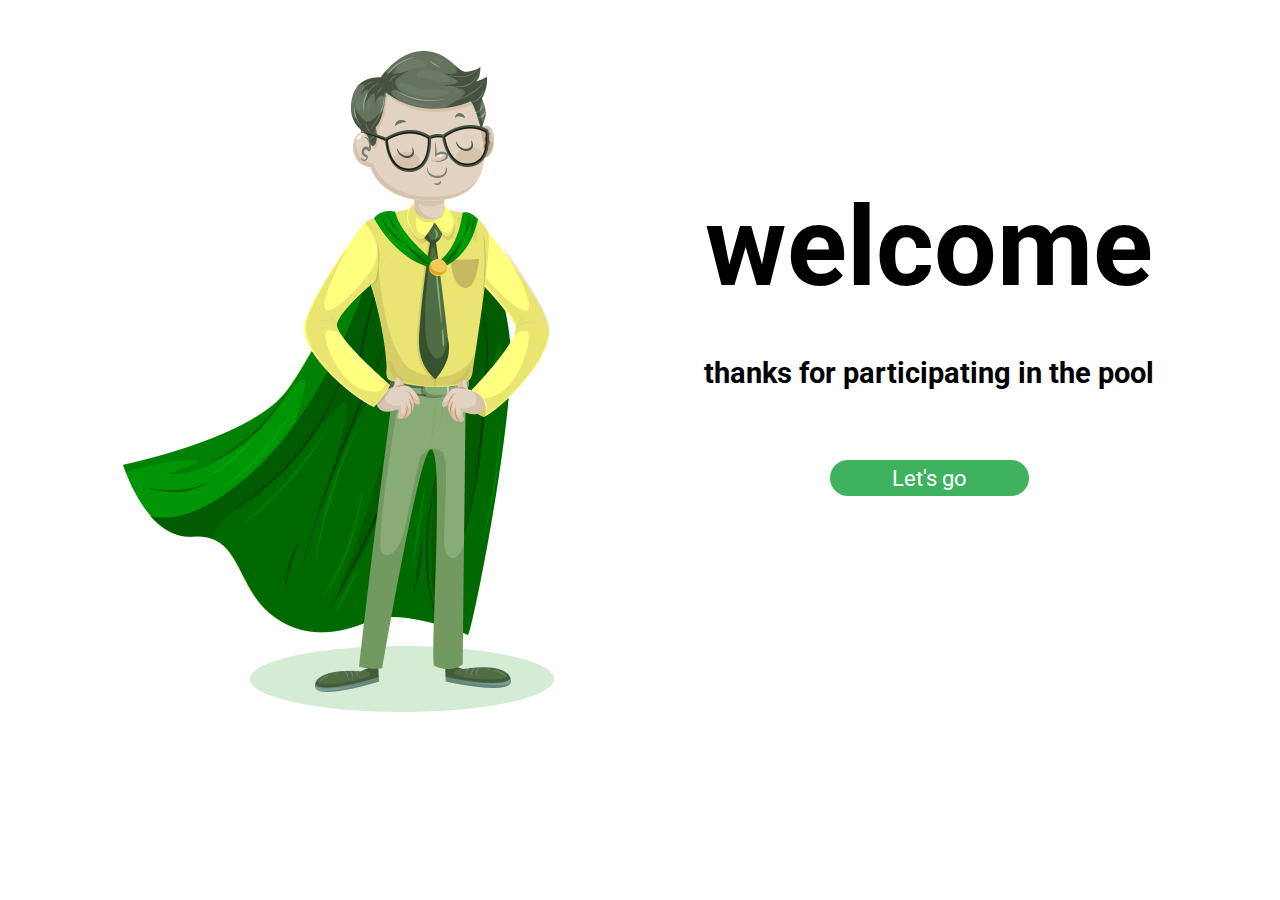
<file: html/index.html>
<!DOCTYPE html>
<html lang="pt-BR">
<head>
    <meta charset="UTF-8">
    <meta http-equiv="X-UA-Compatible" content="IE=edge">
    <meta name="viewport" content="width=device-width, initial-scale=1.0">
    <title>Survey</title>
    <link rel="stylesheet" type="text/css" href="../css/index.css" media="screen" />
</head>
<body>
    <div class="container">
        <div class="containerHome1"><img src="../img/zero.jpg" class="imgResp"></div>
        <div class="containerHome2">
            <h1 id="title">welcome</h1>
            <h3 id="subtitle">thanks for participating in the pool</h3>
            <a href="./startSurvey.html"><button id="button1">Let's go</button></a>
        </div>
    </div>
</body>
</html>
</file>
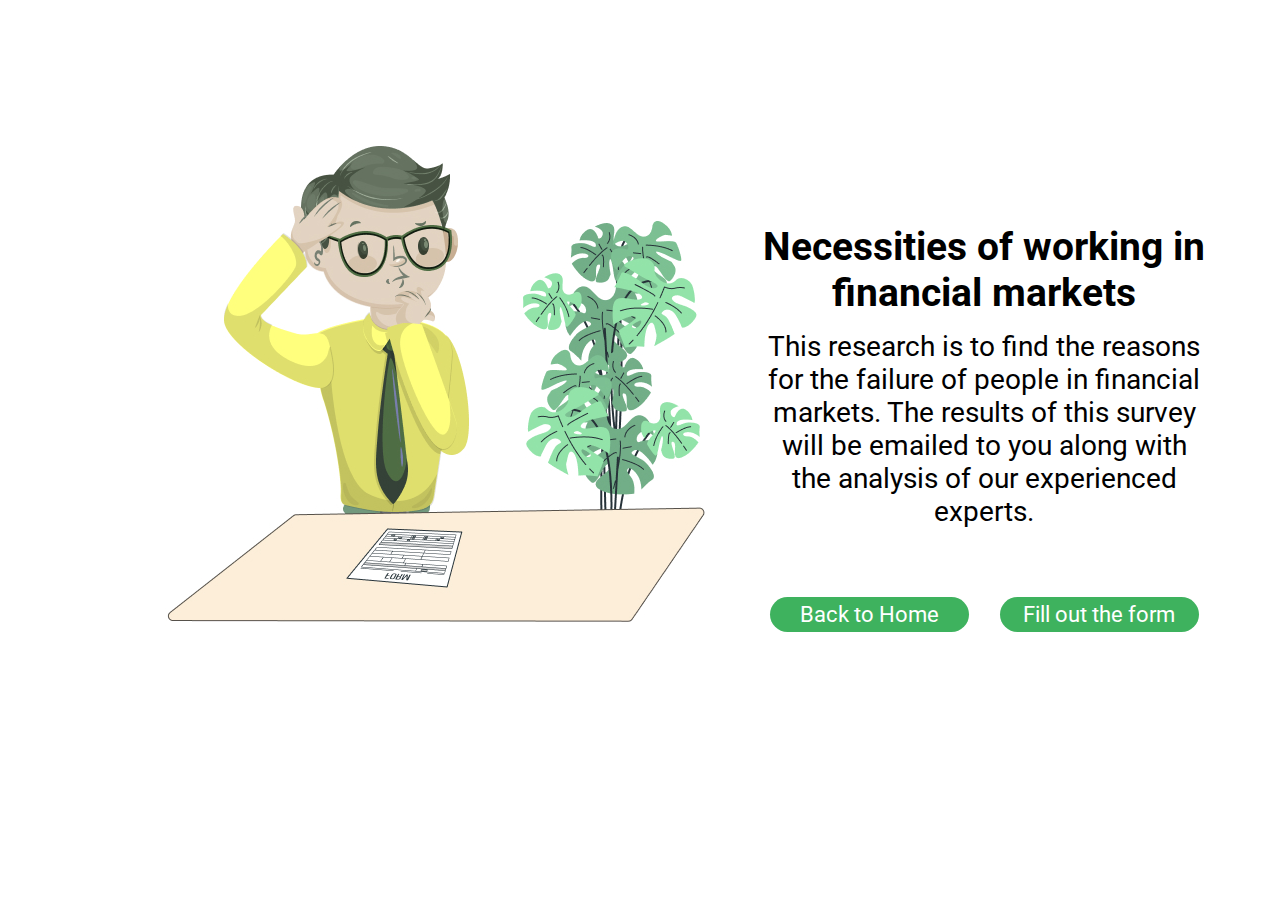
<file: html/startSurvey.html>
<!DOCTYPE html>
<html lang="pt-BR">
<head>
    <meta charset="UTF-8">
    <meta http-equiv="X-UA-Compatible" content="IE=edge">
    <meta name="viewport" content="width=device-width, initial-scale=1.0">
    <link rel="stylesheet" type="text/css" href="../css/start.css" media="screen" />
    <title>Start</title>
</head>
<body>
    <div class="container">
        <div class="containerStart1"><img src="../img/one.jpg" class="imgResp"></div>
        <div class="containerStart2">
            <h1 id="startTitle">Necessities of working in financial markets</h1>
            <h3 id="startContent">This research is to find the reasons for the failure of people in financial markets. The results of this survey will be emailed to you along with the analysis of our experienced experts.</h3>
            <div>
                <a href="./index.html"><button class="buttonUpLeft">Back to Home</button></a>
                <a href="./survey1.html"><button class="buttonUpRight">Fill out the form</button></a>
            </div>
        </div>
    </div>
</body>
</html>
</file>
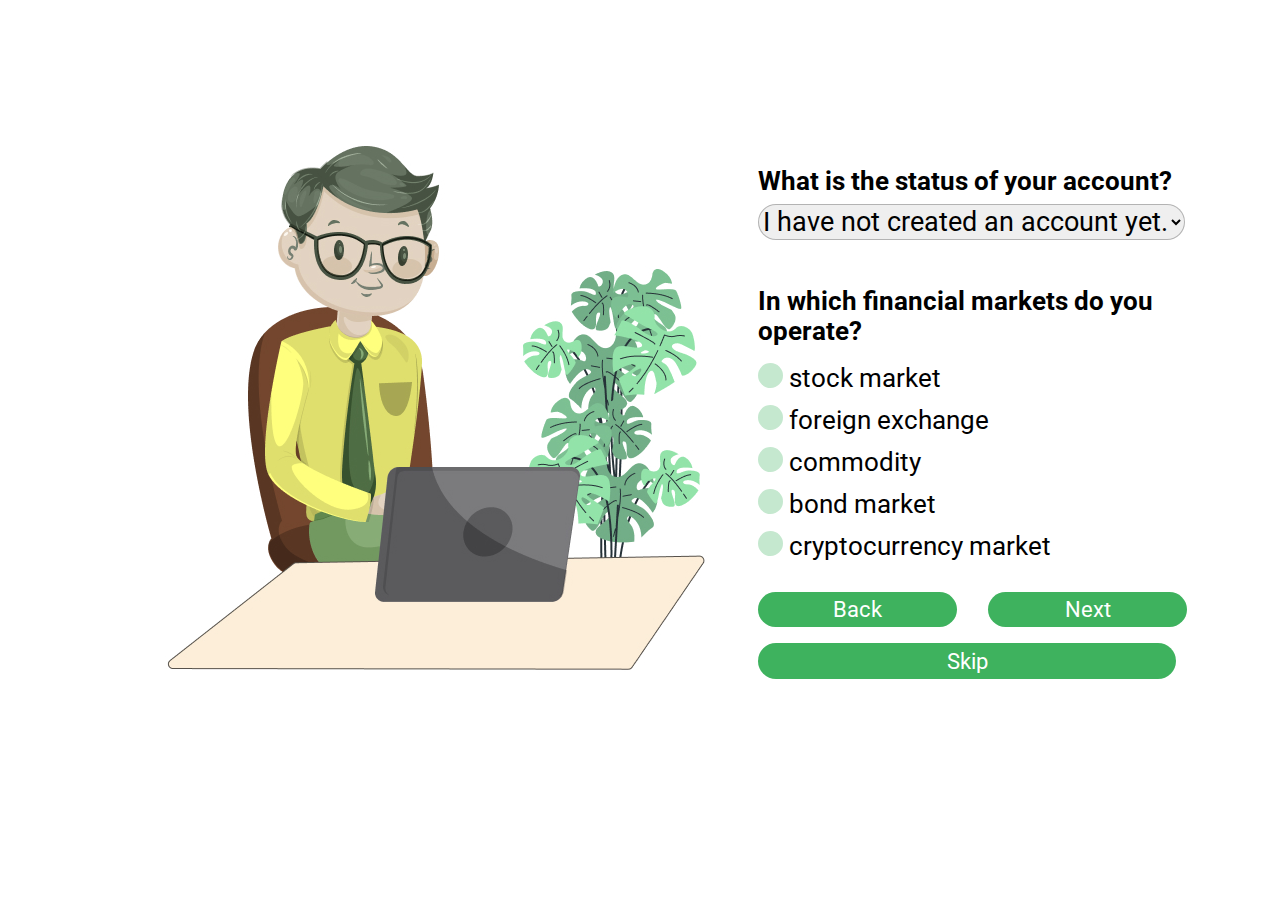
<file: html/survey1.html>
<!DOCTYPE html>
<html lang="pt-BR">
<head>
    <meta charset="UTF-8">
    <meta http-equiv="X-UA-Compatible" content="IE=edge">
    <meta name="viewport" content="width=device-width, initial-scale=1.0">
    <link rel="stylesheet" type="text/css" href="../css/survey1.css" media="screen" />
    <title>Survey - Page 1</title>
</head>
<body>
    <div class="container">
        <div class="containerStart1"><img src="../img/two.jpg" class="imgResp"></div>
        <div class="containerSurvey2">
            <div>
                <label class="surveyTitle" id="page1Ask1">What is the status of your account?</label>
                <form>
                <select class="selectSurvey" id="page1Answer1">
                    <option value="newMember">I have not created an account yet.</option>
                    <option value="oldMember">I already have an account.</option>
                </select>
                <label class="surveyTitle" id="page1Ask2">In which financial markets do you operate?</label>
                <div class="label1">
                    <input type="checkbox" class="checkboxSurvey" name="options" id="page1Option1" value="stockMkt"><label for="page1Option1"></label> stock market</input><br>
                    <input type="checkbox" class="checkboxSurvey" name="options" id="page1Option2" value="forExch"><label for="page1Option2"></label> foreign exchange<br>
                    <input type="checkbox" class="checkboxSurvey" name="options" id="page1Option3" value="commodity"><label for="page1Option3"></label> commodity<br>
                    <input type="checkbox" class="checkboxSurvey" name="options" id="page1Option4" value="bondMkt"><label for="page1Option4"></label> bond market<br>
                    <input type="checkbox" class="checkboxSurvey" name="options" id="page1Option5" value="cryptoMkt"><label for="page1Option5"></label> cryptocurrency market<br>
                </div>
                </form>
                <br>
                <div>
                    <a href="./startSurvey.html"><button class="buttonUpLeft">Back</button></a>
                    <a href="./survey2.html"><button class="buttonUpRight" id="buttonNext1">Next</button></a>
                    <a href="./survey2.html"><button class="skip">Skip</button></a>
                </div>
            </div>
        </div>
    </div>
    <script src="../js/survey1.js"></script>
</body>
</html>
</file>
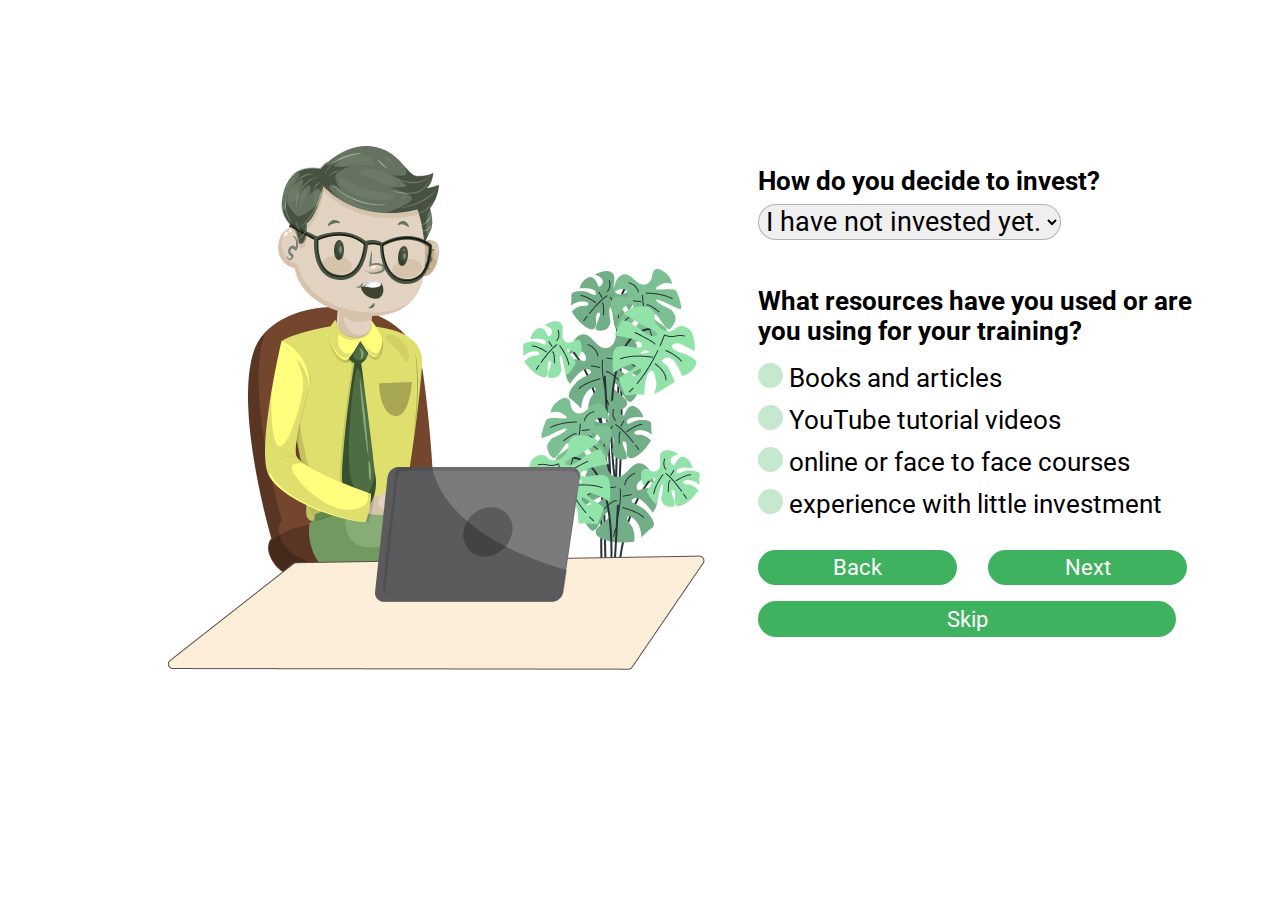
<file: html/survey2.html>
<!DOCTYPE html>
<html lang="pt-BR">
<head>
    <meta charset="UTF-8">
    <meta name="viewport" content="width=device-width, initial-scale=1.0">
    <meta name="viewport" content="width=device-width, initial-scale=1.0">
    <link rel="stylesheet" type="text/css" href="../css/survey2.css" media="screen" />
    <title>Survey - Page 2</title>
</head>
<body>
    <div class="container">
        <div class="containerStart1"><img src="../img/three.jpg" class="imgResp"></div>
        <div class="containerSurvey2">
            <div>
                <h1 class="surveyTitle" id="page2ask1">How do you decide to invest?</h1>
                <form>
                <select class="selectSurvey" id="page2select1">
                    <option value="noInvest">I have not invested yet.</option>
                    <option value="invested">I have already invested.</option>
                </select>
                <h1 class="surveyTitle" id="page2ask2">What resources have you used or are you using for your training?</h1>
                <div class="label1">
                    <input type="checkbox" class="checkboxSurvey" name="opcoes" id="page2Option1" value="books"><label for="page2Option1"></label> Books and articles<br>
                    <input type="checkbox" class="checkboxSurvey" name="opcoes" id="page2Option2" value="youtube"><label for="page2Option2"></label> YouTube tutorial videos<br>
                    <input type="checkbox" class="checkboxSurvey" name="opcoes" id="page2Option3" value="courses"><label for="page2Option3"></label> online or face to face courses<br>
                    <input type="checkbox" class="checkboxSurvey" name="opcoes" id="page2Option4" value="experience"><label for="page2Option4"></label> experience with little investment<br>
            </div>
                </form>
                <br>
                <div>
                    <a href="./survey1.html"><button class="buttonUpLeft">Back</button></a>
                    <a href="./survey3.html"><button class="buttonUpRight" id="buttonNext2">Next</button></a>
                    <a href="./survey3.html"><button class="skip">Skip</button></a>
                </div>
            </div>
        </div>
    </div>
    <script src="../js/survey2.js"></script>
</body>
</html>
</file>
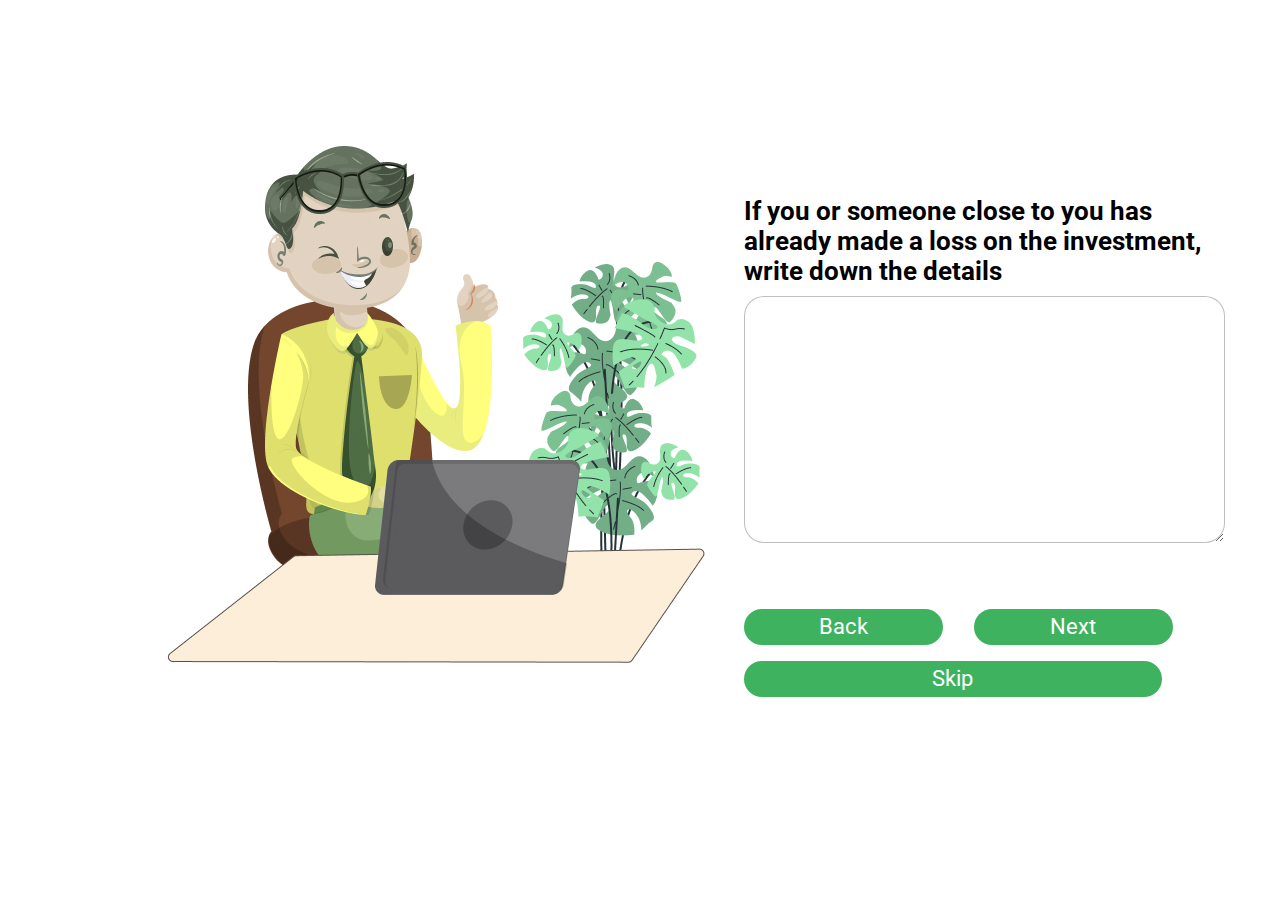
<file: html/survey3.html>
<!DOCTYPE html>
<html lang="pt-BR">
<head>
    <meta charset="UTF-8">
    <meta http-equiv="X-UA-Compatible" content="IE=edge">
    <meta name="viewport" content="width=device-width, initial-scale=1.0">
    <link rel="stylesheet" type="text/css" href="../css/survey3.css" media="screen" />
    <title>Survey - Page 3</title>
</head>
<body>
    <div class="container">
        <div class="containerStart1"><img src="../img/four.jpg" class="imgResp"></div>
        <div class="containerSurvey2">
            <div>
                <h1 class="surveyTitle" id="page3ask1">If you or someone close to you has already made a loss on the investment, write down the details</h1>
                <textarea id="page3txt1" maxlength="300"></textarea>
                <div>
                    <a href="./survey2.html"><button class="buttonUpLeft">Back</button></a>
                    <a href="./survey4.html"><button class="buttonUpRight" id="buttonNext3">Next</button></a>
                    <a href="./survey4.html"><button class="skip">Skip</button></a>
                </div>
            </div>
        </div>
    </div>
    <script src="../js/survey3.js"></script>
</body>
</html>
</file>
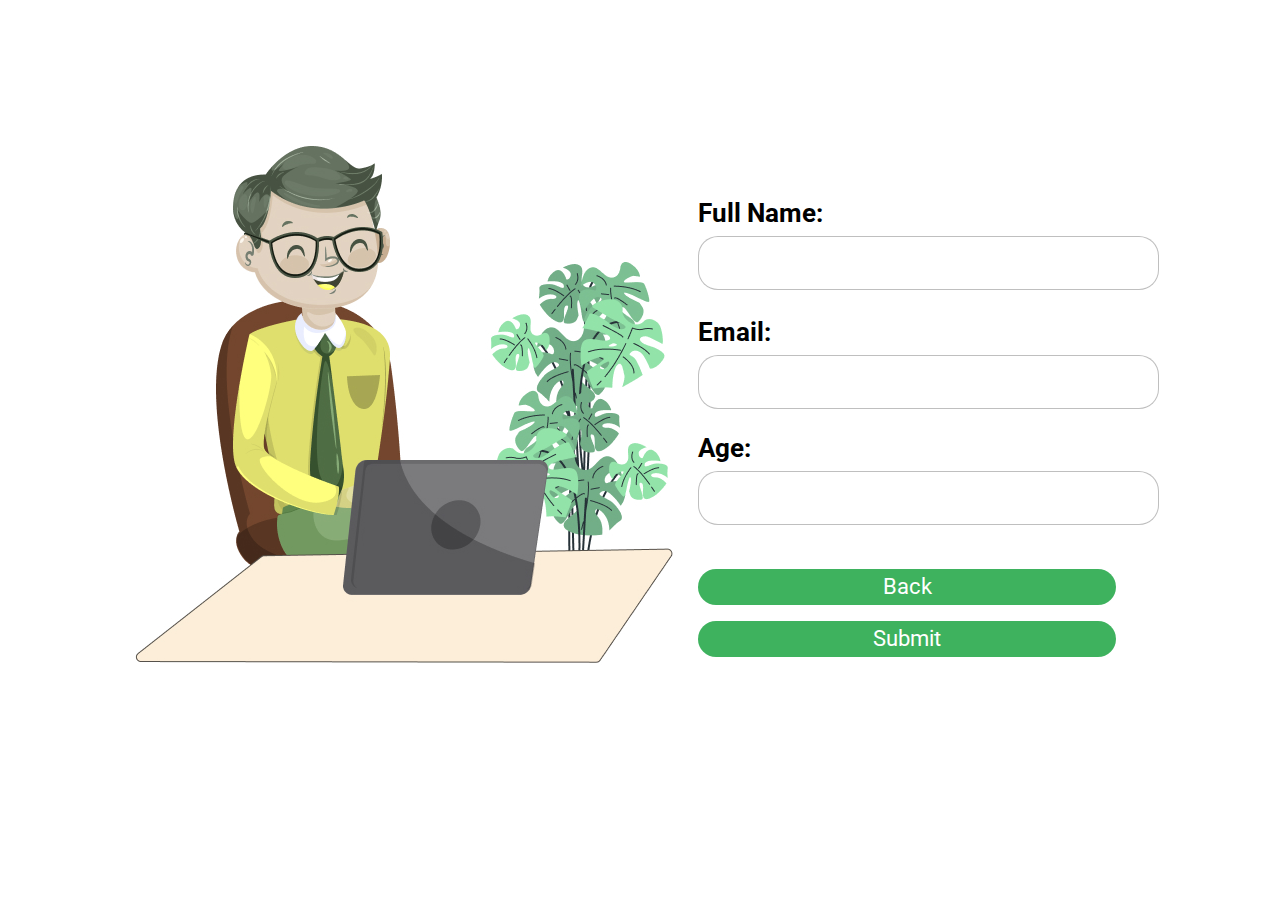
<file: html/survey4.html>
<!DOCTYPE html>
<html lang="pt-BR">
<head>
    <meta charset="UTF-8">
    <meta http-equiv="X-UA-Compatible" content="IE=edge">
    <meta name="viewport" content="width=device-width, initial-scale=1.0">
    <link rel="stylesheet" type="text/css" href="../css/survey4.css" media="screen" />
    <title>Survey - Page 4</title>
</head>
<body>
    <div class="container">
        <div class="containerStart1"><img src="../img/five.jpg" class="imgResp"></div>
        <div class="containerSurvey2">
            <div>
                <label class="surveyTitle" id="page4ask1" for="page4input1">Full Name:</label>
                <input type="text" id="page4input1">
                <label class="surveyTitle" id="page4ask2" for="page4input2">Email:</label>
                <input type="email" id="page4input2">
                <label class="surveyTitle" id="page4ask3" for="page4input3">Age:</label>
                <input type="number" id="page4input3">
                <div>
                    <a href="./survey3.html"><button class="buttonUpCenter">Back</button></a>
                    <a href="./surveyEnd.html"><button class="skip" id="submit">Submit</button></a>
                </div>
            </div>
        </div>
    </div>
    <script src="../js/survey4.js"></script>
</body>
</html>
</file>
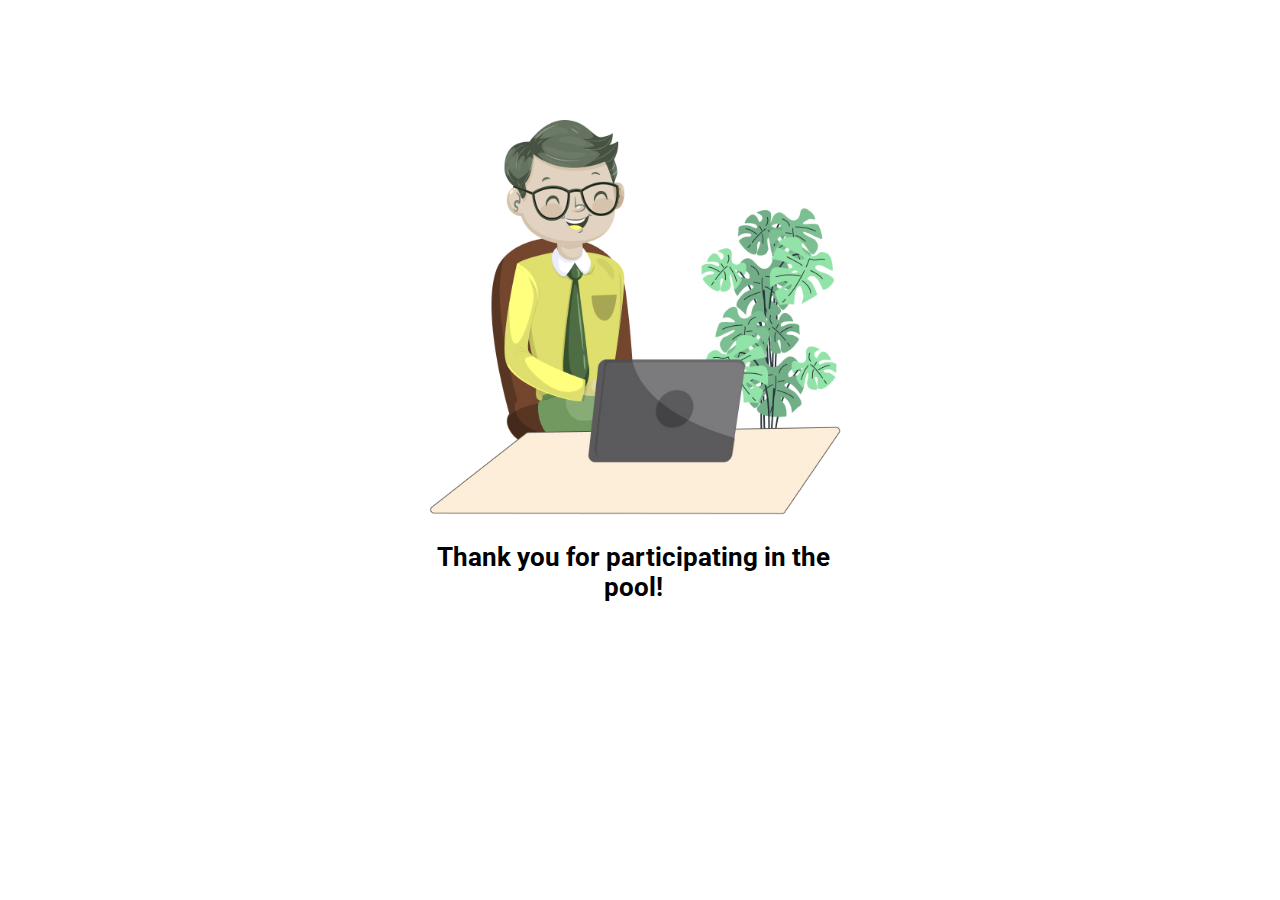
<file: html/surveyEnd.html>
<!DOCTYPE html>
<html lang="pt-BR">
<head>
    <meta charset="UTF-8">
    <meta http-equiv="X-UA-Compatible" content="IE=edge">
    <meta name="viewport" content="width=device-width, initial-scale=1.0">
    <title>Thanks</title>
    <link rel="stylesheet" type="text/css" href="../css/surveyEnd.css" media="screen" />
</head>
<body>
    <div class="containerEnd">
        <div>
            <img src="../img/five.jpg" class="imgResp">
            <h1 id="thanks">Thank you for participating in the pool!</h1>
        </div>
    </div>
</body>
</html>
</file>
<file: css/index.css>
@import url('https://fonts.googleapis.com/css2?family=Roboto:wght@500&display=swap');

/* General */

* {
    font-family: 'Roboto';
    margin: 0px;
    padding: 0px;
    border: 0px;
}

/* Containers */

.container {
    display: flex;
    align-items: center;
    justify-content: space-evenly
}

.containerHome1 {
    display: flex;
    margin: 51px 0px 48px 0px;
    width: 456px;
}

.containerHome2 {
    display: flex;
    text-align: center;
    width: 456px;
    height: 760px;
    vertical-align: top;
    align-items: center;
    flex-direction: column;
}

/* Content */

#title {
    font-size: 111px;
    font-weight: 700;
    margin-bottom: 44px;
    margin-top: 40%;
}

#subtitle {
    font-size: 29px;
    font-weight: 700;
    margin-bottom: 69.95px;
}

/* Buttons */

button:hover {
    background-color: #FFFF7D;
    cursor: pointer;
    color: black;
}

#button1 {
    font-size: 22px;
    color: #FFF;
    width: 199px;
    height: 35.554px;
    text-align: center;
    border-radius: 35px;
    background-color: #3EB25E;
    border-color: transparent;
}

@media screen and (max-width: 500px) {
    .imgResp {
        width: 100%;
    }

    .container {
        flex-direction: column;
    } 

    .containerHome1 {
        width: 75%;
        margin-left: 5%;
        margin-right: 0px;
        margin: 10px 0px 25px 5%;
    }
    
    .containerHome2 {
        width: 100%;
        margin-left: 0px;
        height: 100%;
    }
    
    #title {
        font-size: 53px;
        height: 57px;
        margin: 0px 108px 25px 108px;
    }

    #subtitle {
        display: flexbox;
        font-size: 20px;
        width: 382px;
        height: 47px;
        margin: 0px 49px 26px 49px;
    }

    #button1 {
        margin-bottom: 76px;
    }
}
</file>
<file: css/start.css>
@import url('https://fonts.googleapis.com/css2?family=Roboto:wght@500&display=swap');

/* General */

* {
    font-family: 'Roboto';
    margin: 0px;
    padding: 0px;
    border: 0px;
}

/* Containers */

.container {
    display: flex;
    align-items: center;
    justify-content: space-evenly
}

.containerStart1 {
    display: flex;
    margin: 146px 6.1719% 134px 6.8351%;
    width: 35.3125%;
}

.containerStart2 {
    display: flex;
    text-align: center;
    width: 35.3125%;
    height: 760px;
    vertical-align: top;
    align-items: center;
    flex-direction: column;
}

#startTitle {
    font-size: 39px;
    font-weight: 700;
    width: 473px;
    margin: 223px 0px 14px;
}

#startContent {
    font-size: 28px;
    text-align: center;
    font-weight: 400;
    width: 443px;
    margin-bottom: 69px;
    }

/* Buttons */

button:hover {
    background-color: #FFFF7D;
    cursor: pointer;
    color: black;
}

.buttonUpLeft {
    display: inline-block;
    font-size: 22px;
    color: #FFF;
    width: 199px;
    height: 35.554px;
    text-align: center;
    border-radius: 35px;
    background-color: #3EB25E;
    border-color: transparent;
    margin-right: 27px;
}

.buttonUpRight {
    display: inline-block;
    font-size: 22px;
    color: #FFF;
    width: 199px;
    height: 35.554px;
    text-align: center;
    border-radius: 35px;
    background-color: #3EB25E;
    border-color: transparent;
}

@media screen and (max-width: 500px) {
    .imgResp {
        width: 100%;
    }

    .container {
        flex-direction: column;
    } 

    .containerStart1 {
        width: 75%;
        margin: 5% 0px 27.88px 15%;
    }
    
    .containerStart2 {
        width: 100%;
        height: 100%;
    }

    #startTitle {
        font-size: 30px;
        width: 85%;
        margin-top: 0px;
        margin-bottom: 22px;
    }

    #startContent {
        font-size: 18px;
        width: 333px;
        margin-bottom: 17px;
    }

    .buttonUpLeft {
        font-size: 15px;
        width: 142px;
        height: 26px;
    }
    
    .buttonUpRight {
        font-size: 15px;
        width: 142px;
        height: 26px;
        margin-bottom: 88px;
    }
}
</file>
<file: css/survey1.css>
@import url('https://fonts.googleapis.com/css2?family=Roboto:wght@500&display=swap');

/* General */

* {
    font-family: 'Roboto';
    margin: 0px;
    padding: 0px;
    border: 0px;
}

/* Containers */

.container {
    display: flex;
    align-items: center;
    justify-content: space-evenly
}

.containerStart1 {
    display: flex;
    margin: 146px 6.1719% 134px 6.8351%;
    width: 35.3125%;
}

.containerSurvey2 {
    display: flex;
    text-align: left;
    width: 35.3125%;
    height: 760px;
    vertical-align: top;
    align-items: center;
    flex-direction: column;
}
/* Text content */

.surveyTitle {
    font-size: 26px;
    font-weight: 700;
}

/* Buttons */

button:hover {
    background-color: #FFFF7D;
    cursor: pointer;
    color: black;
}

label,select:hover {
    cursor: pointer;
}

label {
    display: block;
}

.buttonUpLeft {
    display: inline-block;
    font-size: 22px;
    color: #FFF;
    width: 199px;
    height: 35.554px;
    text-align: center;
    border-radius: 35px;
    background-color: #3EB25E;
    border-color: transparent;
    margin-right: 27px;
}

.buttonUpRight {
    display: inline-block;
    font-size: 22px;
    color: #FFF;
    width: 199px;
    height: 35.554px;
    text-align: center;
    border-radius: 35px;
    background-color: #3EB25E;
    border-color: transparent;
}

.skip {
    display: inline-block;
    font-size: 22px;
    color: #FFF;
    width: 418px;
    height: 36px;
    text-align: center;
    border-radius: 35px;
    background-color: #3EB25E;
    border-color: transparent;
    margin-top: 16px;
}

.selectSurvey {
    color: black;
    font-size: 27px;
    font-weight: 400;
    text-align: center;
    border-radius: 20px;
    border-style: solid;
    border: 1px solid rgba(0, 0, 0, 0.25);
}

.label1 {
    font-size: 26px;
}

input[type="checkbox"] {
    display: none;
  }

  input[type="checkbox"] + label {
    display: inline-block;
    border-radius: 50%;
    border: 0px;
    width: 25px;
    height: 25px;
    background-color: #C5E8CF;
    vertical-align: top;
    margin-bottom: 17px;
  }

  input[type="checkbox"]:checked + label {
    background-color: #3EB25E;
  }

#page1Ask1 {
    margin: 141px 0px 8px 0px;
}

#page1Answer1 {
    margin-bottom: 46px;
}

#page1Ask2 {
    margin-bottom: 17px;
}

@media screen and (max-width: 500px) {
    .imgResp {
        width: 100%;
    }

    .container {
        flex-direction: column;
    } 

    .surveyTitle {
        display: flexbox;
        font-size: 16px;
        width: 55.8%px;
        height: 20px;
        margin: 0px 0px 9px 0px;
    }

    .containerStart1 {
        display: inline-flex;
        margin: 61px 76px 20px 44px;
        width: 359px;
    }
    
    .containerSurvey2 {
        width: 100%;
        height: 100%;
        margin-left: 89px;
        align-items: center;
    }    

    .selectSurvey {
        color: black;
        font-size: 16px;
        font-weight: 400;
        text-align: center;
        border-radius: 20px;
        border-style: solid;
        border: 1px solid rgba(0, 0, 0, 0.25);
    }

    .buttonUpLeft {
        font-size: 15px;
        width: 142px;
        height: 26px;
        margin-right: 18px;
    }
    
    .buttonUpRight {
        font-size: 15px;
        width: 142px;
        height: 26px;
    }

    .skip {
        width: 302px;
        height: 26px;
        margin-bottom: 52px;
        font-size: 16px;
    }

    .label1 {
        font-size: 16px;
    }

    input[type="checkbox"] + label {
        width: 15px;
        height: 15px;
    }

    #page1Ask1 {
        margin: 0px 0px 9px 0px;
    }

    #page1Answer1 {
        margin-bottom: 15px;
    }
}
</file>
<file: css/survey2.css>
@import url('https://fonts.googleapis.com/css2?family=Roboto:wght@500&display=swap');

/* General */

* {
    font-family: 'Roboto';
    margin: 0px;
    padding: 0px;
    border: 0px;
}

/* Containers */

.container {
    display: flex;
    align-items: center;
    justify-content: space-evenly
}

.containerStart1 {
    display: flex;
    margin: 146px 6.1719% 134px 6.8351%;
    width: 35.3125%;
}

.containerSurvey2 {
    display: flex;
    text-align: left;
    width: 35.3125%;
    height: 760px;
    vertical-align: top;
    align-items: center;
    flex-direction: column;
}
/* Text content */

.surveyTitle {
    font-size: 26px;
    font-weight: 700;
}

/* Buttons */

button:hover {
    background-color: #FFFF7D;
    cursor: pointer;
    color: black;
}

label,select:hover {
    cursor: pointer;
}

.buttonUpLeft {
    display: inline-block;
    font-size: 22px;
    color: #FFF;
    width: 199px;
    height: 35.554px;
    text-align: center;
    border-radius: 35px;
    background-color: #3EB25E;
    border-color: transparent;
    margin-right: 27px;
}

.buttonUpRight {
    display: inline-block;
    font-size: 22px;
    color: #FFF;
    width: 199px;
    height: 35.554px;
    text-align: center;
    border-radius: 35px;
    background-color: #3EB25E;
    border-color: transparent;
}

.skip {
    display: inline-block;
    font-size: 22px;
    color: #FFF;
    width: 418px;
    height: 36px;
    text-align: center;
    border-radius: 35px;
    background-color: #3EB25E;
    border-color: transparent;
    margin-top: 16px;
}

.selectSurvey {
    color: black;
    font-size: 27px;
    font-weight: 400;
    text-align: center;
    border-radius: 20px;
    border-style: solid;
    border: 1px solid rgba(0, 0, 0, 0.25);
}

.label1 {
    font-size: 26px;
}

input[type="checkbox"] {
    display: none;
  }

  input[type="checkbox"] + label {
    display: inline-block;
    border-radius: 50%;
    border: 0px;
    width: 25px;
    height: 25px;
    background-color: #C5E8CF;
    vertical-align: top;
    margin-bottom: 17px;
  }

  input[type="checkbox"]:checked + label {
    background-color: #3EB25E;
  }

#page2ask1 {
    margin: 141px 0px 8px 0px;
}

#page2select1 {
    margin-bottom: 46px;
}

#page2ask2 {
    margin-bottom: 17px;
}

@media screen and (max-width: 500px) {
    .imgResp {
        width: 100%;
    }

    .container {
        flex-direction: column;
    } 

    .surveyTitle {
        display: flexbox;
        font-size: 16px;
        width: 55.8%px;
        height: 20px;
        margin: 0px 0px 9px 0px;
    }

    .containerStart1 {
        display: inline-flex;
        margin: 61px 76px 20px 44px;
        width: 359px;
    }
    
    .containerSurvey2 {
        width: 261px;
        height: 100%;
        margin-left: 0px;
    }    

    .selectSurvey {
        color: black;
        width: 278px;
        height: 33px;
        font-size: 16px;
        font-weight: 400;
        text-align: center;
        border-radius: 20px;
        border-style: solid;
        border: 1px solid rgba(0, 0, 0, 0.25);
    }

    .buttonUpLeft {
        font-size: 15px;
        width: 140px;
        height: 26px;
        margin-right: 18px;
    }
    
    .buttonUpRight {
        font-size: 15px;
        width: 140px;
        height: 26px;
    }

    .skip {
        width: 302px;
        height: 26px;
        margin-bottom: 52px;
        font-size: 16px;
    }

    .label1 {
        font-size: 16px;
    }

    input[type="checkbox"] + label {
        width: 15px;
        height: 15px;
    }

    #page2ask1 {
        margin: 0px 0px 10px 0px;
    }

    #page2select1 {
        margin-bottom: 10px;
    }

    #page2ask2 {
        margin-bottom: 9px;
        height: 40px;
    }
}
</file>
<file: css/survey3.css>
@import url('https://fonts.googleapis.com/css2?family=Roboto:wght@500&display=swap');

/* General */

* {
    font-family: 'Roboto';
    margin: 0px;
    padding: 0px;
    border: 0px;
}

/* Containers */

.container {
    display: flex;
    align-items: center;
    justify-content: space-evenly
}

.containerStart1 {
    display: flex;
    margin: 146px 6.1719% 134px 6.8351%;
    width: 35.3125%;
}

.containerSurvey2 {
    display: flex;
    text-align: left;
    width: 35.3125%;
    height: 760px;
    vertical-align: top;
    align-items: center;
    flex-direction: column;
}
/* Text content */

.surveyTitle {
    font-size: 26px;
    font-weight: 700;
}

/* Buttons */

button:hover {
    background-color: #FFFF7D;
    cursor: pointer;
    color: black;
}

.buttonUpLeft {
    display: inline-block;
    font-size: 22px;
    color: #FFF;
    width: 199px;
    height: 35.554px;
    text-align: center;
    border-radius: 35px;
    background-color: #3EB25E;
    border-color: transparent;
    margin-right: 27px;
}

.buttonUpRight {
    display: inline-block;
    font-size: 22px;
    color: #FFF;
    width: 199px;
    height: 35.554px;
    text-align: center;
    border-radius: 35px;
    background-color: #3EB25E;
    border-color: transparent;
}

.skip {
    display: inline-block;
    font-size: 22px;
    color: #FFF;
    width: 418px;
    height: 36px;
    text-align: center;
    border-radius: 35px;
    background-color: #3EB25E;
    border-color: transparent;
    margin-top: 16px;
}

#page3ask1 {
    margin: 175px 0px 10px 0px;
}

#page3txt1 {
    width: 459px;
    height: 225px;
    border-radius: 20px;
    border: 1px solid rgba(0, 0, 0, 0.25);
    margin-bottom: 62px;
    padding: 10px;
}

@media screen and (max-width: 500px) {
    .imgResp {
        width: 100%;
    }
    
    .container {
        flex-direction: column;
    } 

    .surveyTitle {
        display: flexbox;
        font-size: 16px;
        width: 55.8%px;
        height: 20px;
        margin: 0px 0px 9px 0px;
    }

    .containerStart1 {
        display: inline-flex;
        margin: 61px 76px 20px 44px;
        width: 359px;
    }
    
    .containerSurvey2 {
        width: 261px;
        height: 100%;
        margin-bottom: 52px;
    }    

    .buttonUpLeft {
        font-size: 15px;
        width: 140px;
        height: 26px;
        margin-right: 18px;
    }
    
    .buttonUpRight {
        font-size: 15px;
        width: 140px;
        height: 26px;
    }

    .skip {
        width: 302px;
        height: 26px;
        font-size: 16px;
    }

    #page3ask1 {
        margin: 0px 0px 10px 23px;
        width: 261px;
        height: 59px;
    }

    #page3txt1 {
        width: 278px;
        height: 131px;
        margin: 0px 0px 23px 7px;
    }
}
</file>
<file: css/survey4.css>
@import url('https://fonts.googleapis.com/css2?family=Roboto:wght@500&display=swap');

/* General */

* {
    font-family: 'Roboto';
    margin: 0px;
    padding: 0px;
    border: 0px;
}

input {
    width: 459px;
    height: 52px;
    border-radius: 20px;
    border: 1px solid rgba(0, 0, 0, 0.25);
    font-size: 27px;
    text-align: center;
}

label {
    display: block;
}
/* Containers */

.container {
    display: flex;
    align-items: center;
    justify-content: space-evenly
}

.containerStart1 {
    display: flex;
    margin: 146px 0px 134px 0px;
    width: 35.3125%;
}

.containerSurvey2 {
    display: flex;
    text-align: left;
    width: 35.3125%;
    height: 760px;
    vertical-align: top;
    align-items: center;
    flex-direction: column;
}
/* Text content */

.surveyTitle {
    font-size: 26px;
    font-weight: 700;
}

/* Buttons */

button:hover {
    background-color: #FFFF7D;
    cursor: pointer;
    color: black;
}

.buttonUpCenter {
    display: inline-block;
    font-size: 22px;
    color: #FFF;
    width: 418px;
    height: 35.554px;
    text-align: center;
    border-radius: 35px;
    background-color: #3EB25E;
    border-color: transparent;
}

.skip {
    display: inline-block;
    font-size: 22px;
    color: #FFF;
    width: 418px;
    height: 36px;
    text-align: center;
    border-radius: 35px;
    background-color: #3EB25E;
    border-color: transparent;
    margin-top: 16px;
}

#page4ask1 {
    margin: 177px 0px 8px 0px;
}

#page4ask2 {
    margin-bottom: 8px;
}

#page4ask3 {
    margin-bottom: 8px;
}

#page4input1 {
    margin-bottom: 27px;
}

#page4input2 {
    margin-bottom: 24px;
}

#page4input3 {
    margin-bottom: 44px;
}

@media screen and (max-width: 500px) {
    .imgResp {
        width: 100%;
    }
    
    .container {
        flex-direction: column;
    } 

    input {
        width: 278px;
        height: 33px;
        font-size: 16px;
    }

    .surveyTitle {
        display: flexbox;
        font-size: 16px;
        width: 55.8%px;
        height: 18px;
    }

    .containerStart1 {
        display: inline-flex;
        margin: 61px 76px 20px 44px;
        width: 359px;
    }
    
    .containerSurvey2 {
        width: 261px;
        height: 100%;
        margin-bottom: 52px;
    }    

    .buttonUpCenter {
        font-size: 16px;
        width: 302px;
        height: 26px;
    }

    .skip {
        font-size: 16px;
        width: 302px;
        height: 26px;
    }

    #page4ask1 {
        margin: 0px 0px 7px 0px;
        width: 261px;
        height: 18px;
    }

    #page4ask2 {
        margin: 0px 0px 7px 0px;
        width: 261px;
        height: 18px;
    }

    #page4ask3 {
        margin: 0px 0px 7px 0px;
        width: 261px;
        height: 18px;
    }

    #page4input1 {
        margin-bottom: 14px;
    }

    #page4input2 {
        margin-bottom: 10px;
    }

    #page4input3 {
        margin-bottom: 34px;
    }

}
</file>
<file: css/surveyEnd.css>
@import url('https://fonts.googleapis.com/css2?family=Roboto:wght@500&display=swap');

* {
    font-family: 'Roboto';
    margin: 0px;
    padding: 0px;
    border: 0px;
}

.containerEnd {
    display: flex;
    margin: 120px 0px 0px 33%;
    width: 33%;
    text-align: center;
}

.imgResp {
    width: 100%;
}

#thanks {
    margin-top: 20px;
    font-size: 26px;
}

@media screen and (max-width: 500px) {

.containerEnd {
    margin: 20px 20px 0px 20px;
    width: 85%;
}

}
</file>
